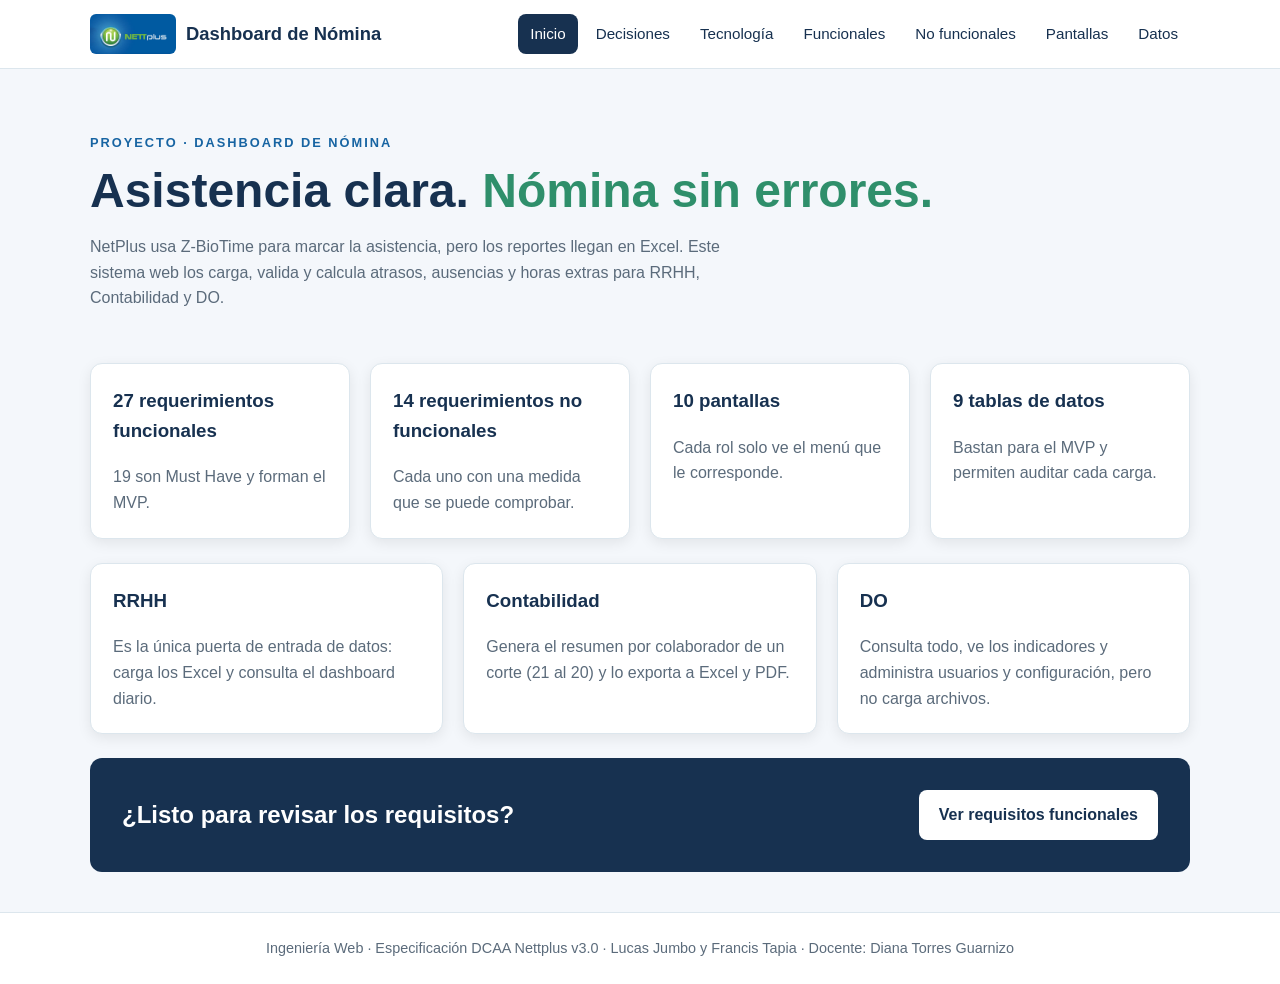
<file: index.html>
<!DOCTYPE html>
<html lang="es">
<head>
  <meta charset="UTF-8">
  <meta name="viewport" content="width=device-width, initial-scale=1.0">
  <title>Inicio | NetPlus</title>
  <link rel="stylesheet" href="css/estilos.css">
</head>
<body>
  <header class="encabezado">
    <div class="contenedor barra">
      <a class="marca" href="index.html"><img src="img/logo.jpeg" alt="Logo NetPlus"> Dashboard de Nómina</a>
      <nav><ul class="menu"><li><a href="index.html" class="activo">Inicio</a></li><li><a href="paginas/decisiones.html">Decisiones</a></li><li><a href="paginas/tecnologia.html">Tecnología</a></li><li><a href="paginas/funcionales.html">Funcionales</a></li><li><a href="paginas/nofuncionales.html">No funcionales</a></li><li><a href="paginas/pantallas.html">Pantallas</a></li><li><a href="paginas/datos.html">Datos</a></li></ul></nav>
    </div>
  </header>
  <main class="contenedor">
    <section class="portada">
      <span class="etiqueta">Proyecto · Dashboard de Nómina</span>
      <h1>Asistencia clara. <span>Nómina sin errores.</span></h1>
      <p>NetPlus usa Z-BioTime para marcar la asistencia, pero los reportes llegan en Excel. Este sistema web los carga, valida y calcula atrasos, ausencias y horas extras para RRHH, Contabilidad y DO.</p>
    </section>
    <div class="rejilla">
      <article class="tarjeta"><h3>27 requerimientos funcionales</h3><p>19 son Must Have y forman el MVP.</p></article>
      <article class="tarjeta"><h3>14 requerimientos no funcionales</h3><p>Cada uno con una medida que se puede comprobar.</p></article>
      <article class="tarjeta"><h3>10 pantallas</h3><p>Cada rol solo ve el menú que le corresponde.</p></article>
      <article class="tarjeta"><h3>9 tablas de datos</h3><p>Bastan para el MVP y permiten auditar cada carga.</p></article>
    </div>
    <div class="rejilla">
      <article class="tarjeta"><h3>RRHH</h3><p>Es la única puerta de entrada de datos: carga los Excel y consulta el dashboard diario.</p></article>
      <article class="tarjeta"><h3>Contabilidad</h3><p>Genera el resumen por colaborador de un corte (21 al 20) y lo exporta a Excel y PDF.</p></article>
      <article class="tarjeta"><h3>DO</h3><p>Consulta todo, ve los indicadores y administra usuarios y configuración, pero no carga archivos.</p></article>
    </div>
    <section class="cta"><h2>¿Listo para revisar los requisitos?</h2><a class="boton" href="paginas/funcionales.html">Ver requisitos funcionales</a></section>
  </main>
  <footer class="pie">Ingeniería Web · Especificación DCAA Nettplus v3.0 · Lucas Jumbo y Francis Tapia · Docente: Diana Torres Guarnizo</footer>
</body>
</html>
</file>
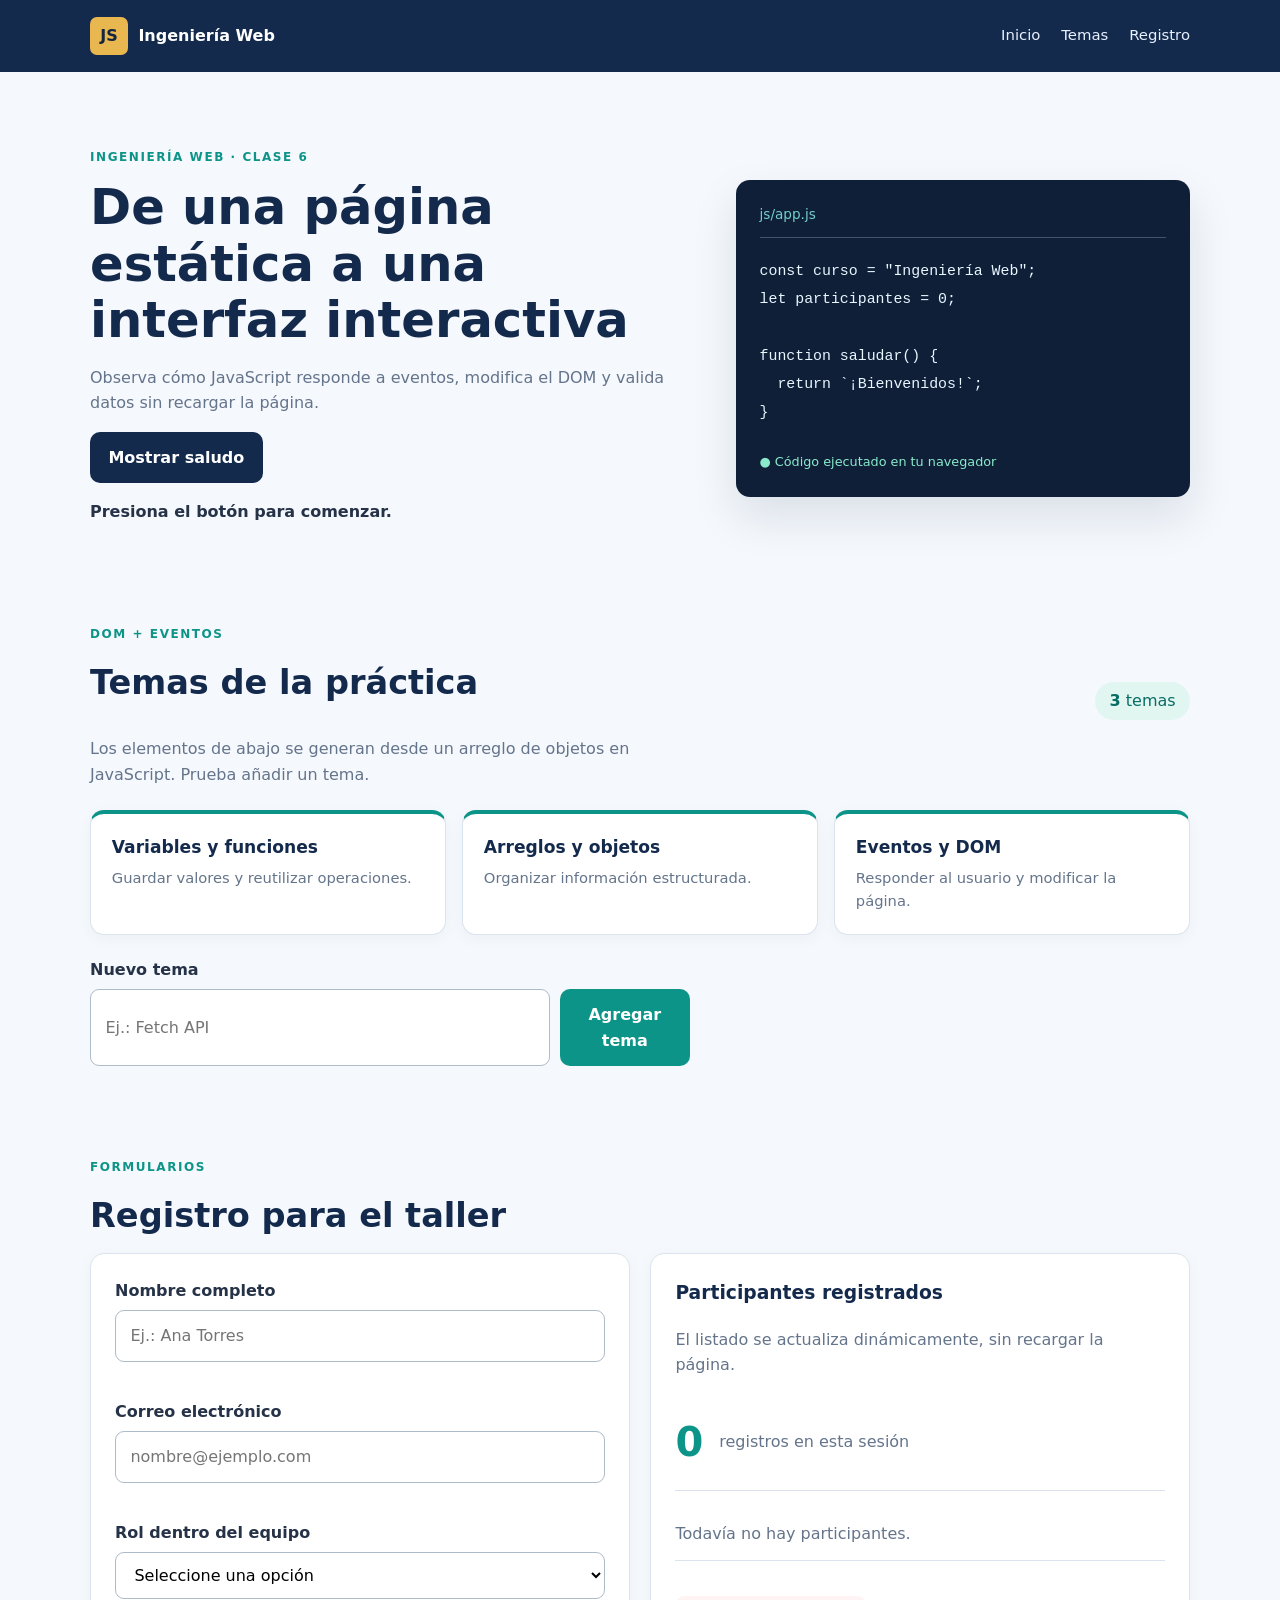
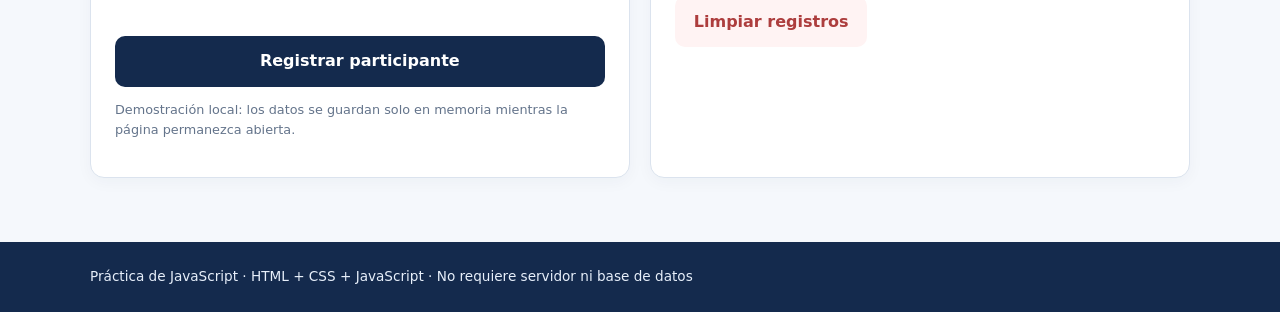
<file: retos/javaScript_dom/index.html>
<!DOCTYPE html>
<html lang="es">
<head>
  <meta charset="UTF-8">
  <meta name="viewport" content="width=device-width, initial-scale=1.0">
  <meta name="description" content="Practica de JavaScript">
  <title>Laboratorio JavaScript | Ingeniería Web</title>
  <link rel="stylesheet" href="css/estilos.css">
  <script src="js/app.js" defer></script>
</head>
<body>
  <header class="cabecera">
    <div class="contenedor cabecera-contenido">
      <div class="marca"><span class="marca-icono">JS</span><span>Ingeniería Web</span></div>
      <nav><a href="#bienvenida">Inicio</a><a href="#temas">Temas</a><a href="#registro">Registro</a></nav>
    </div>
  </header>
  <main class="contenedor">
    <section id="bienvenida" class="hero">
      <div>
        <p class="etiqueta">INGENIERÍA WEB · CLASE 6</p>
        <h1>De una página estática a una interfaz interactiva</h1>
        <p class="descripcion">Observa cómo JavaScript responde a eventos, modifica el DOM y valida datos sin recargar la página.</p>
        <button id="btn-saludo" class="boton boton-principal" type="button">Mostrar saludo</button>
        <p id="saludo" class="saludo">Presiona el botón para comenzar.</p></div>
      <aside class="panel-hero">
        <div class="codigo-titulo">js/app.js</div>
          <code>const curso = "Ingeniería Web";
            <br>let participantes = 0;
            <br>
            <br>
            function saludar() {
              <br>&nbsp; return `¡Bienvenidos!`;
              <br>
            }
          </code>
        <div class="punto-verde">● Código ejecutado en tu navegador</div></aside>
    </section>
    <section id="temas" class="bloque">
      <div class="encabezado">
        <div>
          <p class="etiqueta">DOM + EVENTOS</p>
          <h2>Temas de la práctica</h2>
        </div>
        <span class="contador">
          <strong id="total-temas">0</strong> temas</span>
      </div>
      <p class="descripcion">Los elementos de abajo se generan desde un arreglo de objetos en JavaScript. Prueba añadir un tema.</p>
      <div id="lista-temas" class="grid-temas" aria-live="polite">

      </div>
      <form id="form-tema" class="form-inline">
        <label for="nuevo-tema">Nuevo tema</label>
        <div class="fila">
          <input id="nuevo-tema" name="tema" type="text" maxlength="40" placeholder="Ej.: Fetch API" required>
          <button class="boton boton-secundario" type="submit">Agregar tema</button>
        </div>
        <small id="tema-mensaje" class="ayuda" aria-live="polite"></small>
      </form>
    </section>
    <section id="registro" class="bloque">
      <div class="encabezado"><div>
        <p class="etiqueta">FORMULARIOS</p>
        <h2>Registro para el taller</h2>
      </div>
    </div>
    <div class="dos-columnas">
      <form id="form-registro" class="tarjeta formulario" novalidate>
        <div class="campo">
          <label for="nombre">Nombre completo</label>
          <input id="nombre" name="nombre" type="text" autocomplete="name" placeholder="Ej.: Ana Torres" required minlength="5" maxlength="50">
          <small id="error-nombre" class="error" aria-live="polite"></small>
        </div><div class="campo">
          <label for="correo">Correo electrónico</label>
          <input id="correo" name="correo" type="email" autocomplete="email" placeholder="nombre@ejemplo.com" required>
          <small id="error-correo" class="error" aria-live="polite"></small>
        </div>
        <div class="campo">
          <label for="rol">Rol dentro del equipo</label>
          <select id="rol" name="rol" required>
            <option value="">Seleccione una opción</option>
            <option value="Frontend">Frontend</option>
            <option value="Backend">Backend</option>
            <option value="Diseño UX">Diseño UX</option></select>
            <small id="error-rol" class="error" aria-live="polite"></small>
          </div>
          <button type="submit" class="boton boton-principal ancho-completo">Registrar participante</button>
          <p class="nota">Demostración local: los datos se guardan solo en memoria mientras la página permanezca abierta.</p>
        </form>
        <aside class="tarjeta registro-panel">
          <h3>Participantes registrados</h3>
          <p class="descripcion">El listado se actualiza dinámicamente, sin recargar la página.</p>
          <div class="total-registros"><span id="total-participantes">0</span>
            <span>registros en esta sesión</span>
          </div>
          <ul id="lista-participantes" class="lista-participantes" aria-live="polite">
            <li class="vacio">Todavía no hay participantes.</li>
          </ul>
          <button id="btn-limpiar" type="button" class="boton boton-texto">Limpiar registros</button>
        </aside>
      </div>
    </section>
  </main>
  <footer class="pie">
    <div class="contenedor">Práctica de JavaScript · HTML + CSS + JavaScript · No requiere servidor ni base de datos</div>
  </footer>
</body>
</html>
</file>
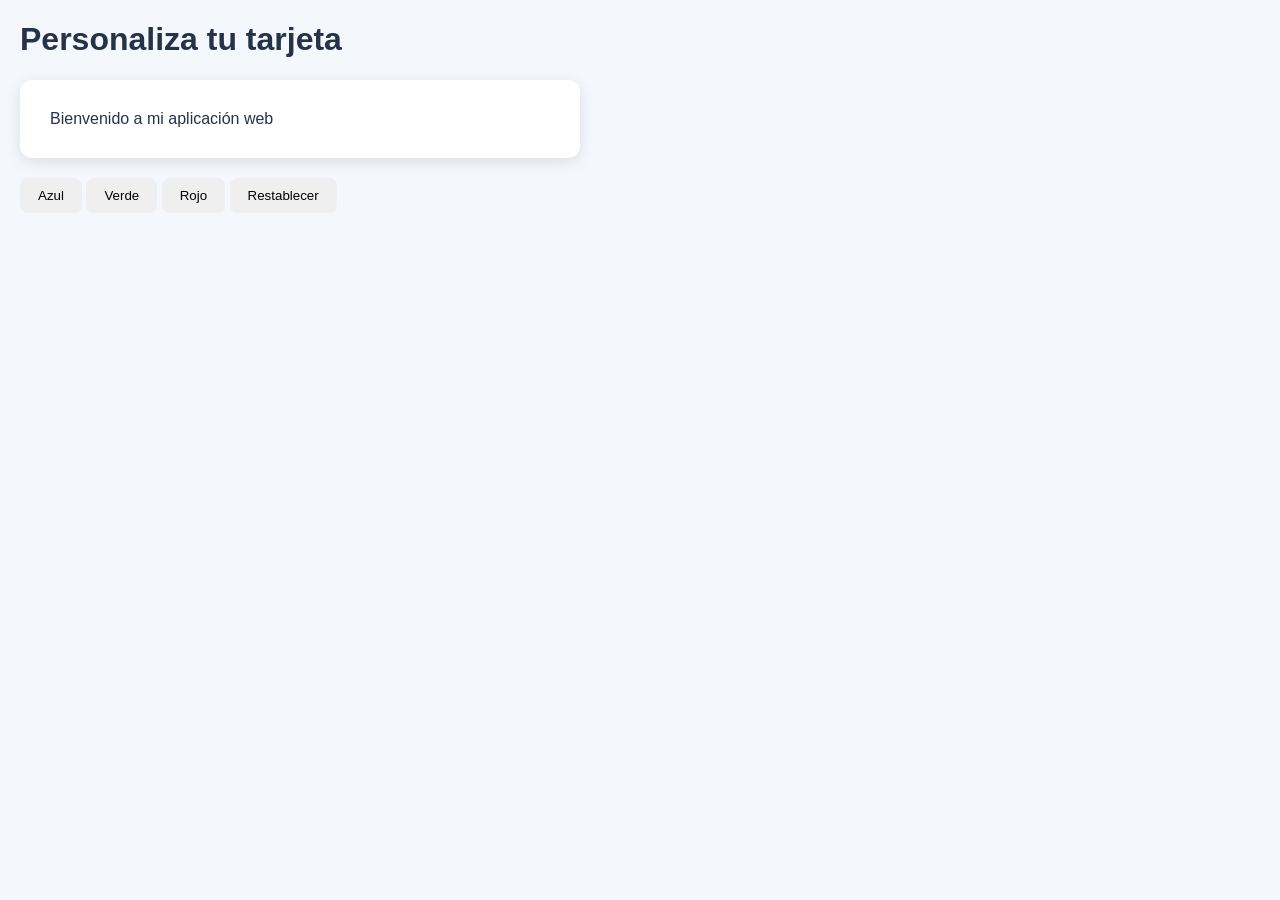
<file: ejemplo.html>
<!DOCTYPE html>
<html lang="es">
<head>
    <meta charset="UTF-8">
    <meta name="viewport" content="width=device-width, initial-scale=1.0">
    <title>Personaliza tu tarjeta</title>
    <link rel="stylesheet" href="css/estilos2.css">
</head>
<body>
    <h1>Personaliza tu tarjeta</h1>

    <div id="tarjeta">Bienvenido a mi aplicación web</div>

    <button id="azul">Azul</button>
    <button id="verde">Verde</button>
    <button id="rojo">Rojo</button>
    <button id="restablecer">Restablecer</button>

    <script src="js/app.js" defer></script>
</body>
</html>
</file>
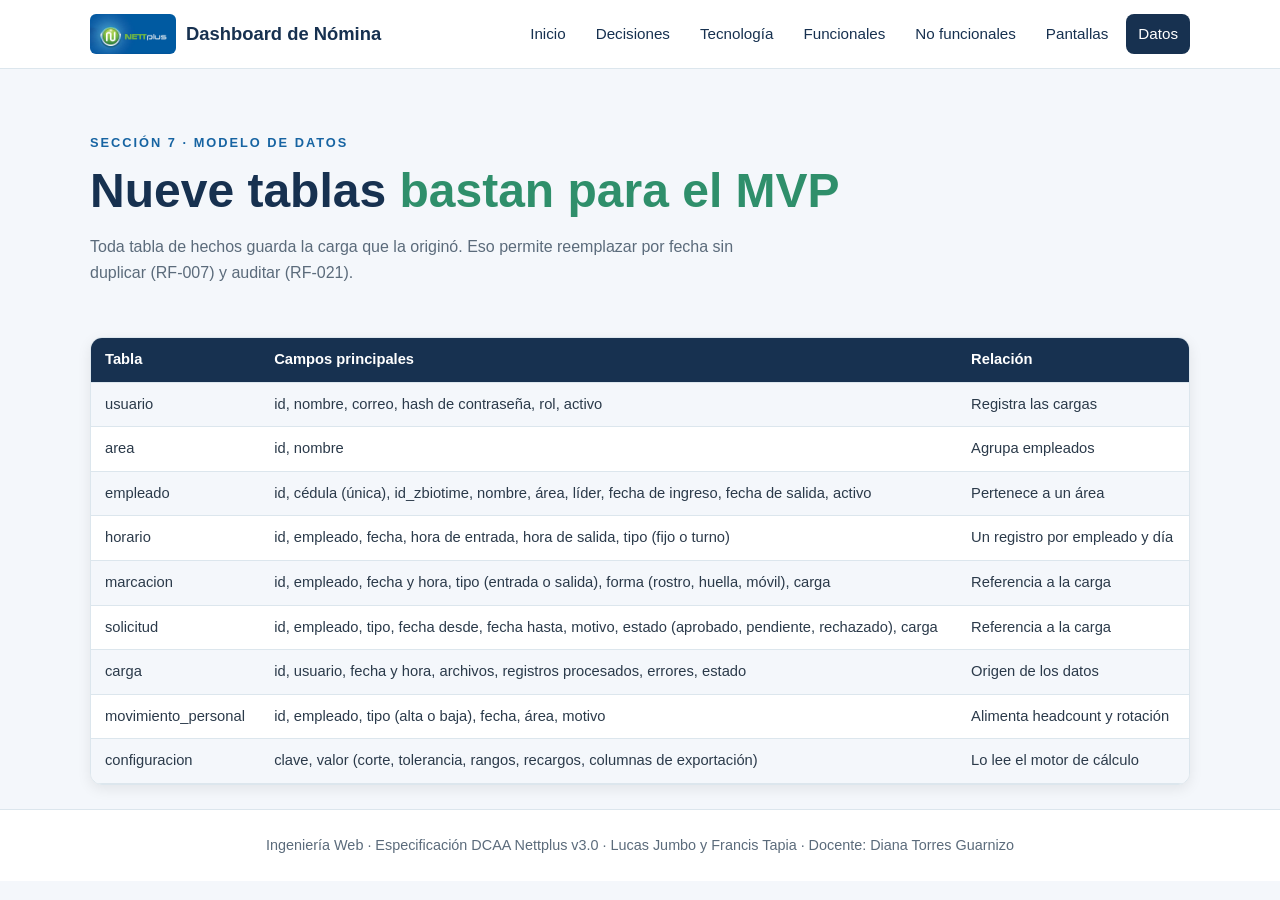
<file: paginas/datos.html>
<!DOCTYPE html>
<html lang="es">
<head>
  <meta charset="UTF-8">
  <meta name="viewport" content="width=device-width, initial-scale=1.0">
  <title>Modelo de datos | NetPlus</title>
  <link rel="stylesheet" href="../css/estilos.css">
</head>
<body>
  <header class="encabezado">
    <div class="contenedor barra">
        <a class="marca" href="../index.html"><img src="../img/logo.jpeg" alt="Logo NetPlus"> Dashboard de Nómina</a>
      <nav><ul class="menu"><li><a href="../index.html">Inicio</a></li><li><a href="decisiones.html">Decisiones</a></li><li><a href="tecnologia.html">Tecnología</a></li><li><a href="funcionales.html">Funcionales</a></li><li><a href="nofuncionales.html">No funcionales</a></li><li><a href="pantallas.html">Pantallas</a></li><li><a href="datos.html" class="activo">Datos</a></li></ul></nav>
    </div>
  </header>
  <main class="contenedor">
    <section class="portada">
      <span class="etiqueta">Sección 7 · Modelo de datos</span>
      <h1>Nueve tablas <span>bastan para el MVP</span></h1>
      <p>Toda tabla de hechos guarda la carga que la originó. Eso permite reemplazar por fecha sin duplicar (RF-007) y auditar (RF-021).</p>
    </section>
    <div class="tabla-caja">
      <table>
        <tr><th>Tabla</th><th>Campos principales</th><th>Relación</th></tr>
        <tr><td>usuario</td><td>id, nombre, correo, hash de contraseña, rol, activo</td><td>Registra las cargas</td></tr>
        <tr><td>area</td><td>id, nombre</td><td>Agrupa empleados</td></tr>
        <tr><td>empleado</td><td>id, cédula (única), id_zbiotime, nombre, área, líder, fecha de ingreso, fecha de salida, activo</td><td>Pertenece a un área</td></tr>
        <tr><td>horario</td><td>id, empleado, fecha, hora de entrada, hora de salida, tipo (fijo o turno)</td><td>Un registro por empleado y día</td></tr>
        <tr><td>marcacion</td><td>id, empleado, fecha y hora, tipo (entrada o salida), forma (rostro, huella, móvil), carga</td><td>Referencia a la carga</td></tr>
        <tr><td>solicitud</td><td>id, empleado, tipo, fecha desde, fecha hasta, motivo, estado (aprobado, pendiente, rechazado), carga</td><td>Referencia a la carga</td></tr>
        <tr><td>carga</td><td>id, usuario, fecha y hora, archivos, registros procesados, errores, estado</td><td>Origen de los datos</td></tr>
        <tr><td>movimiento_personal</td><td>id, empleado, tipo (alta o baja), fecha, área, motivo</td><td>Alimenta headcount y rotación</td></tr>
        <tr><td>configuracion</td><td>clave, valor (corte, tolerancia, rangos, recargos, columnas de exportación)</td><td>Lo lee el motor de cálculo</td></tr>
      </table>
    </div>
  </main>
  <footer class="pie">Ingeniería Web · Especificación DCAA Nettplus v3.0 · Lucas Jumbo y Francis Tapia · Docente: Diana Torres Guarnizo</footer>
</body>
</html>
</file>
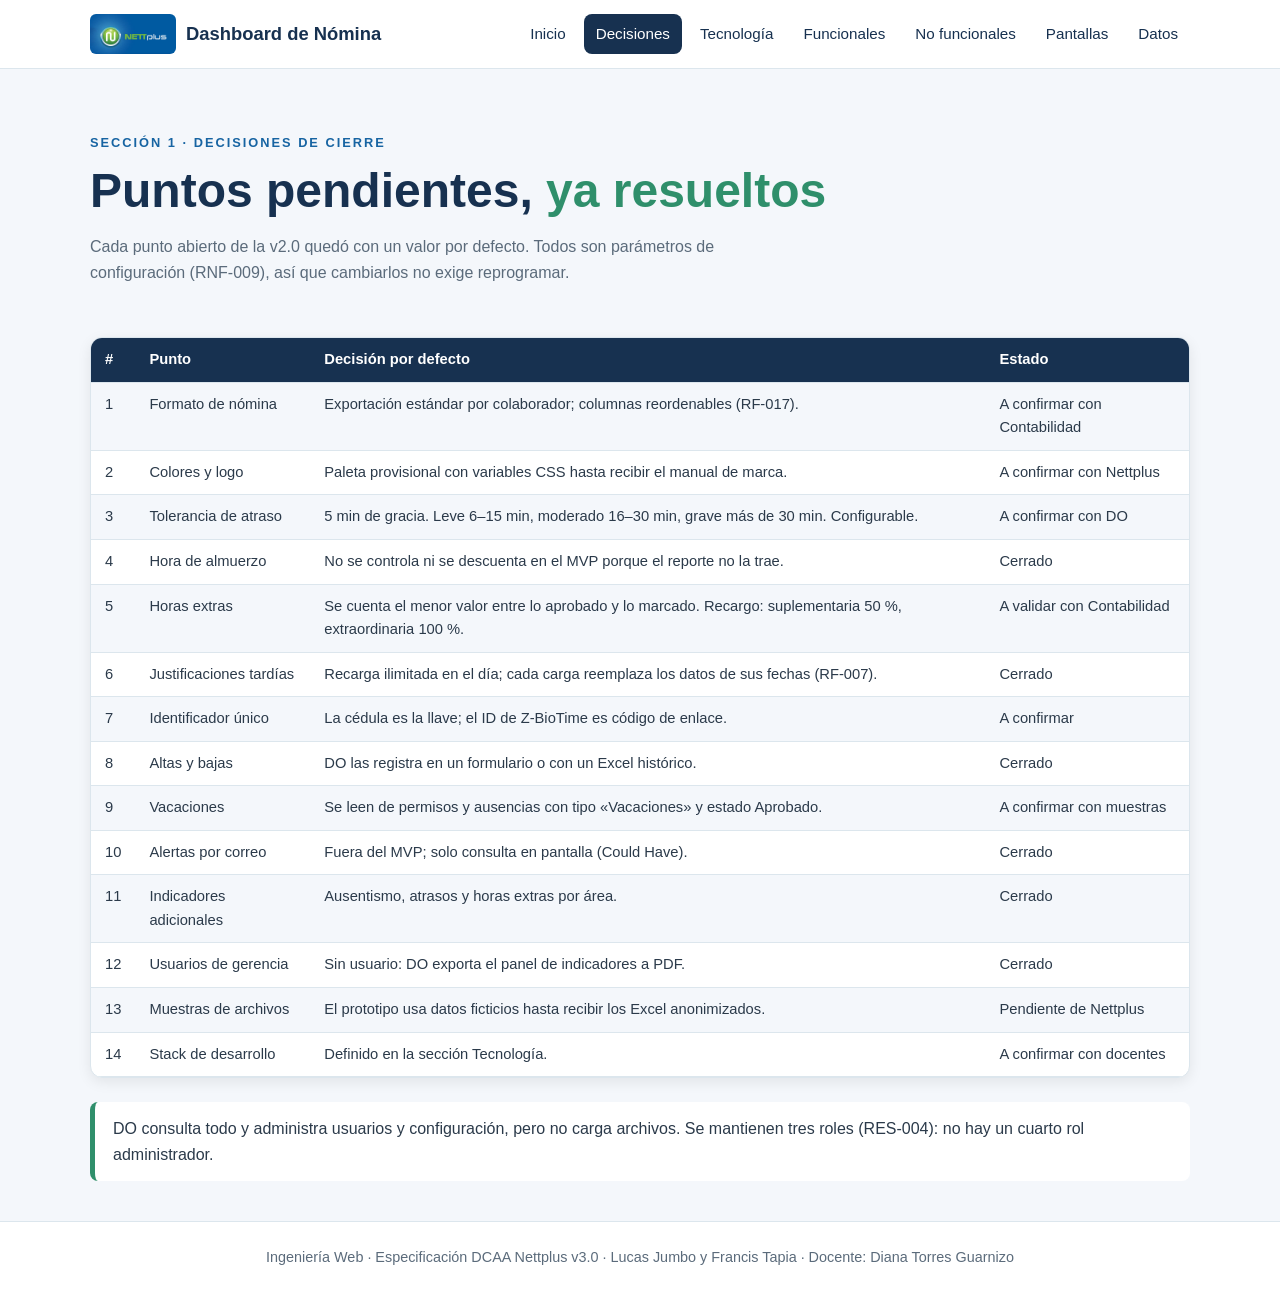
<file: paginas/decisiones.html>
<!DOCTYPE html>
<html lang="es">
<head>
  <meta charset="UTF-8">
  <meta name="viewport" content="width=device-width, initial-scale=1.0">
  <title>Decisiones | NetPlus</title>
  <link rel="stylesheet" href="../css/estilos.css">
</head>
<body>
  <header class="encabezado">
    <div class="contenedor barra">
        <a class="marca" href="../index.html"><img src="../img/logo.jpeg" alt="Logo NetPlus"> Dashboard de Nómina</a>
      <nav><ul class="menu"><li><a href="../index.html">Inicio</a></li><li><a href="decisiones.html" class="activo">Decisiones</a></li><li><a href="tecnologia.html">Tecnología</a></li><li><a href="funcionales.html">Funcionales</a></li><li><a href="nofuncionales.html">No funcionales</a></li><li><a href="pantallas.html">Pantallas</a></li><li><a href="datos.html">Datos</a></li></ul></nav>
    </div>
  </header>
  <main class="contenedor">
    <section class="portada">
      <span class="etiqueta">Sección 1 · Decisiones de cierre</span>
      <h1>Puntos pendientes, <span>ya resueltos</span></h1>
      <p>Cada punto abierto de la v2.0 quedó con un valor por defecto. Todos son parámetros de configuración (RNF-009), así que cambiarlos no exige reprogramar.</p>
    </section>
    <div class="tabla-caja">
      <table>
        <tr><th>#</th><th>Punto</th><th>Decisión por defecto</th><th>Estado</th></tr>
        <tr><td>1</td><td>Formato de nómina</td><td>Exportación estándar por colaborador; columnas reordenables (RF-017).</td><td>A confirmar con Contabilidad</td></tr>
        <tr><td>2</td><td>Colores y logo</td><td>Paleta provisional con variables CSS hasta recibir el manual de marca.</td><td>A confirmar con Nettplus</td></tr>
        <tr><td>3</td><td>Tolerancia de atraso</td><td>5 min de gracia. Leve 6–15 min, moderado 16–30 min, grave más de 30 min. Configurable.</td><td>A confirmar con DO</td></tr>
        <tr><td>4</td><td>Hora de almuerzo</td><td>No se controla ni se descuenta en el MVP porque el reporte no la trae.</td><td>Cerrado</td></tr>
        <tr><td>5</td><td>Horas extras</td><td>Se cuenta el menor valor entre lo aprobado y lo marcado. Recargo: suplementaria 50 %, extraordinaria 100 %.</td><td>A validar con Contabilidad</td></tr>
        <tr><td>6</td><td>Justificaciones tardías</td><td>Recarga ilimitada en el día; cada carga reemplaza los datos de sus fechas (RF-007).</td><td>Cerrado</td></tr>
        <tr><td>7</td><td>Identificador único</td><td>La cédula es la llave; el ID de Z-BioTime es código de enlace.</td><td>A confirmar</td></tr>
        <tr><td>8</td><td>Altas y bajas</td><td>DO las registra en un formulario o con un Excel histórico.</td><td>Cerrado</td></tr>
        <tr><td>9</td><td>Vacaciones</td><td>Se leen de permisos y ausencias con tipo «Vacaciones» y estado Aprobado.</td><td>A confirmar con muestras</td></tr>
        <tr><td>10</td><td>Alertas por correo</td><td>Fuera del MVP; solo consulta en pantalla (Could Have).</td><td>Cerrado</td></tr>
        <tr><td>11</td><td>Indicadores adicionales</td><td>Ausentismo, atrasos y horas extras por área.</td><td>Cerrado</td></tr>
        <tr><td>12</td><td>Usuarios de gerencia</td><td>Sin usuario: DO exporta el panel de indicadores a PDF.</td><td>Cerrado</td></tr>
        <tr><td>13</td><td>Muestras de archivos</td><td>El prototipo usa datos ficticios hasta recibir los Excel anonimizados.</td><td>Pendiente de Nettplus</td></tr>
        <tr><td>14</td><td>Stack de desarrollo</td><td>Definido en la sección Tecnología.</td><td>A confirmar con docentes</td></tr>
      </table>
    </div>
    <p class="aviso">DO consulta todo y administra usuarios y configuración, pero no carga archivos. Se mantienen tres roles (RES-004): no hay un cuarto rol administrador.</p>
  </main>
  <footer class="pie">Ingeniería Web · Especificación DCAA Nettplus v3.0 · Lucas Jumbo y Francis Tapia · Docente: Diana Torres Guarnizo</footer>
</body>
</html>
</file>
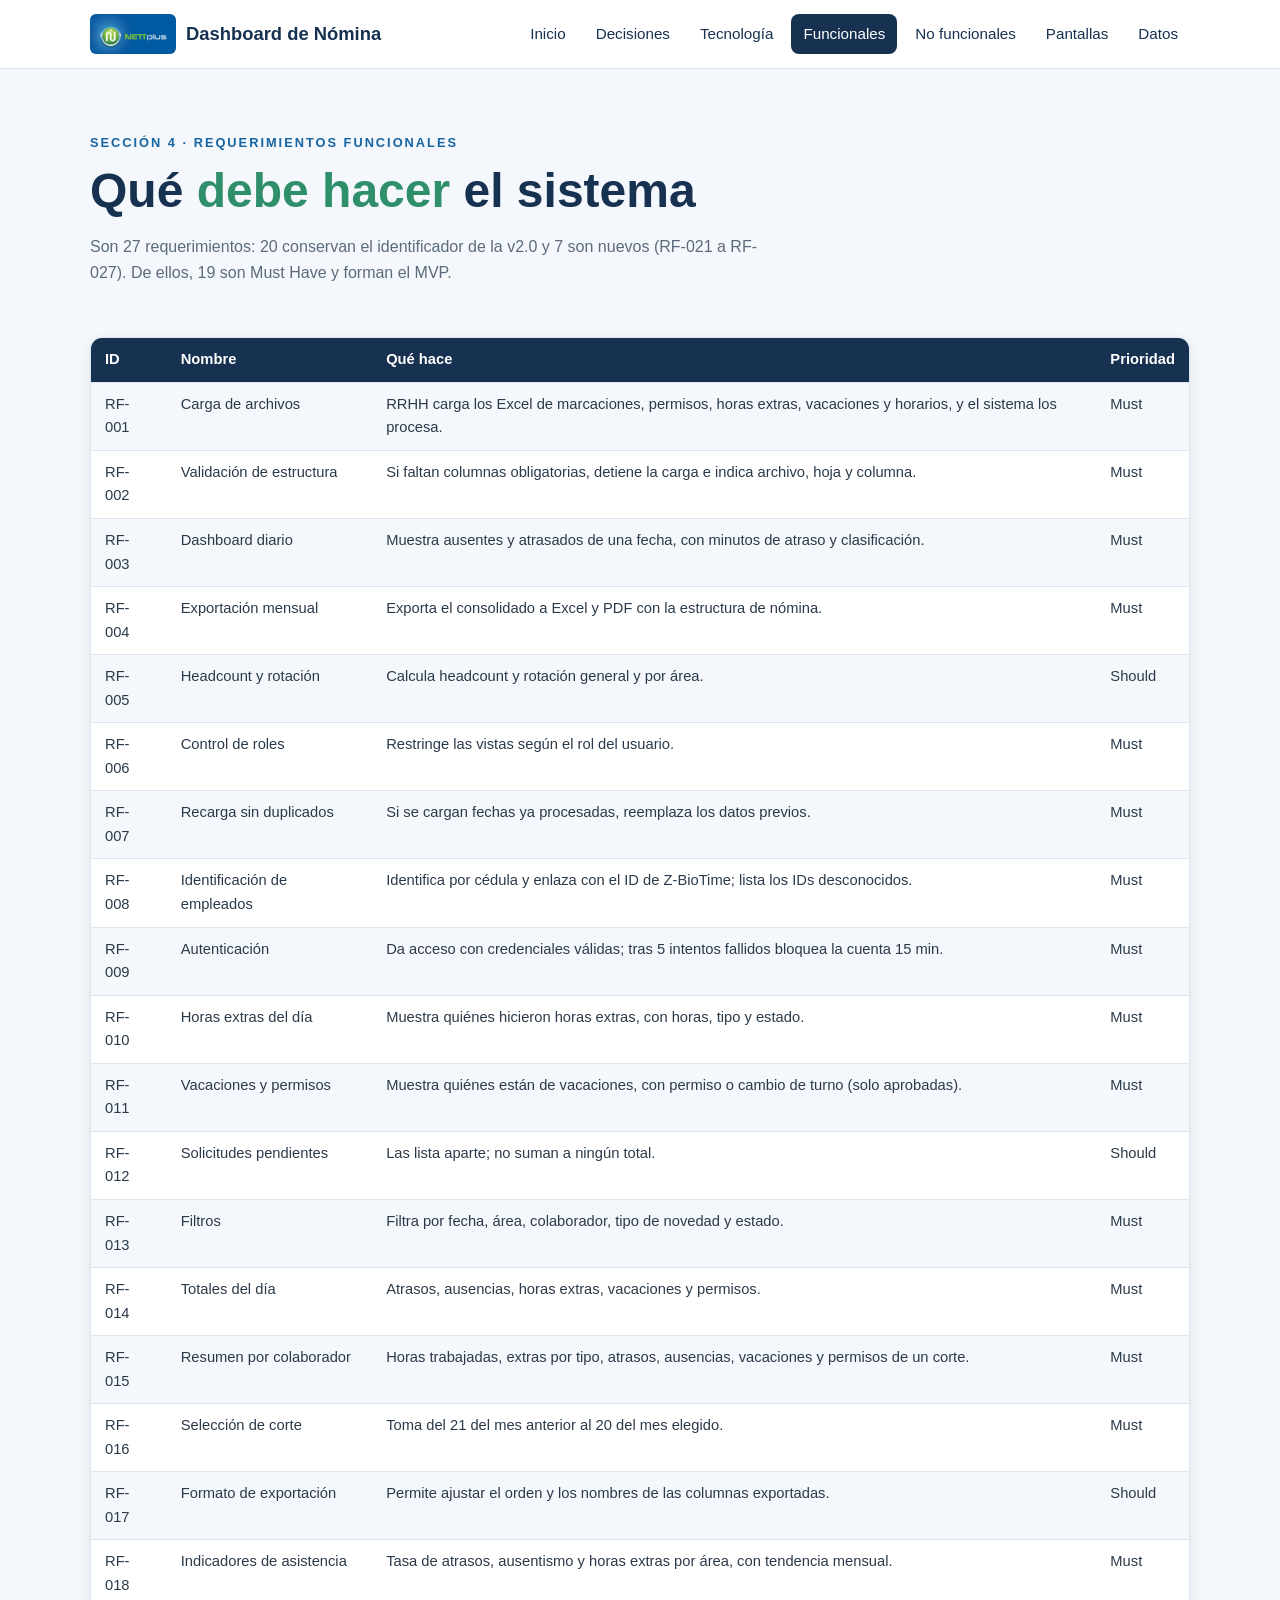
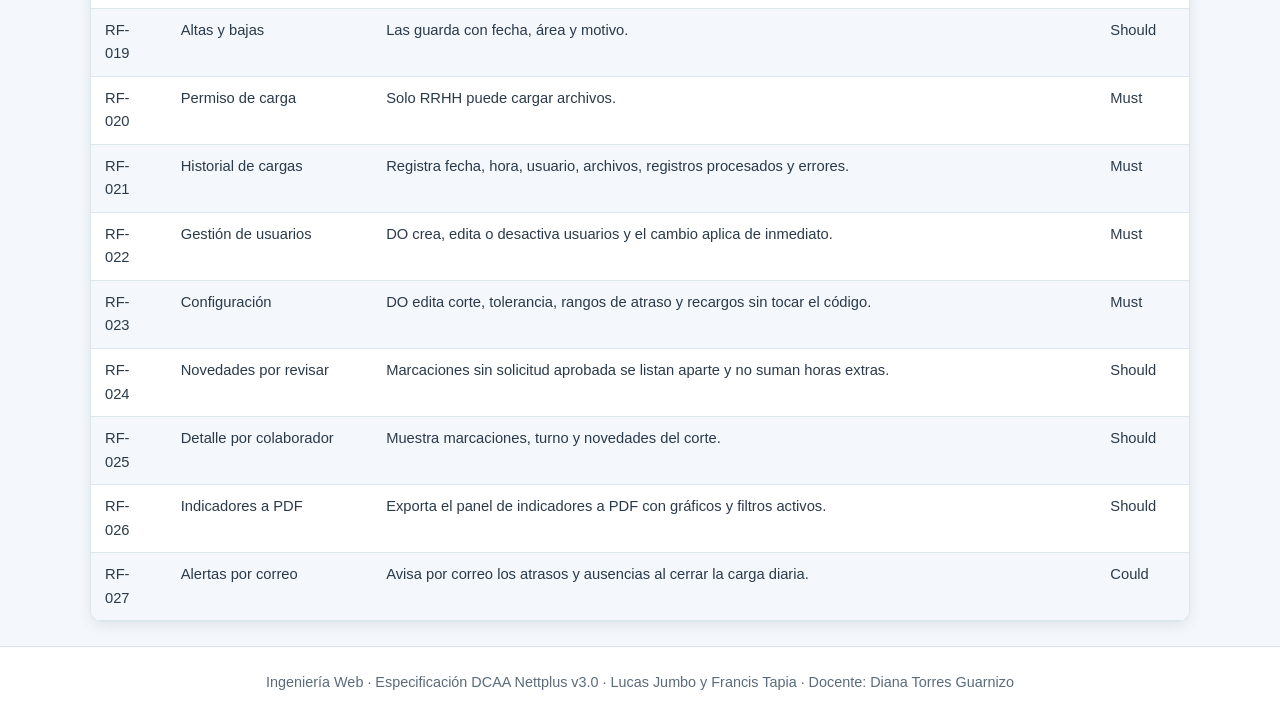
<file: paginas/funcionales.html>
<!DOCTYPE html>
<html lang="es">
<head>
  <meta charset="UTF-8">
  <meta name="viewport" content="width=device-width, initial-scale=1.0">
  <title>Requisitos funcionales | NetPlus</title>
  <link rel="stylesheet" href="../css/estilos.css">
</head>
<body>
  <header class="encabezado">
    <div class="contenedor barra">
        <a class="marca" href="../index.html"><img src="../img/logo.jpeg" alt="Logo NetPlus"> Dashboard de Nómina</a>
      <nav><ul class="menu"><li><a href="../index.html">Inicio</a></li><li><a href="decisiones.html">Decisiones</a></li><li><a href="tecnologia.html">Tecnología</a></li><li><a href="funcionales.html" class="activo">Funcionales</a></li><li><a href="nofuncionales.html">No funcionales</a></li><li><a href="pantallas.html">Pantallas</a></li><li><a href="datos.html">Datos</a></li></ul></nav>
    </div>
  </header>
  <main class="contenedor">
    <section class="portada">
      <span class="etiqueta">Sección 4 · Requerimientos funcionales</span>
      <h1>Qué <span>debe hacer</span> el sistema</h1>
      <p>Son 27 requerimientos: 20 conservan el identificador de la v2.0 y 7 son nuevos (RF-021 a RF-027). De ellos, 19 son Must Have y forman el MVP.</p>
    </section>
    <div class="tabla-caja">
      <table>
        <tr><th>ID</th><th>Nombre</th><th>Qué hace</th><th>Prioridad</th></tr>
        <tr><td>RF-001</td><td>Carga de archivos</td><td>RRHH carga los Excel de marcaciones, permisos, horas extras, vacaciones y horarios, y el sistema los procesa.</td><td>Must</td></tr>
        <tr><td>RF-002</td><td>Validación de estructura</td><td>Si faltan columnas obligatorias, detiene la carga e indica archivo, hoja y columna.</td><td>Must</td></tr>
        <tr><td>RF-003</td><td>Dashboard diario</td><td>Muestra ausentes y atrasados de una fecha, con minutos de atraso y clasificación.</td><td>Must</td></tr>
        <tr><td>RF-004</td><td>Exportación mensual</td><td>Exporta el consolidado a Excel y PDF con la estructura de nómina.</td><td>Must</td></tr>
        <tr><td>RF-005</td><td>Headcount y rotación</td><td>Calcula headcount y rotación general y por área.</td><td>Should</td></tr>
        <tr><td>RF-006</td><td>Control de roles</td><td>Restringe las vistas según el rol del usuario.</td><td>Must</td></tr>
        <tr><td>RF-007</td><td>Recarga sin duplicados</td><td>Si se cargan fechas ya procesadas, reemplaza los datos previos.</td><td>Must</td></tr>
        <tr><td>RF-008</td><td>Identificación de empleados</td><td>Identifica por cédula y enlaza con el ID de Z-BioTime; lista los IDs desconocidos.</td><td>Must</td></tr>
        <tr><td>RF-009</td><td>Autenticación</td><td>Da acceso con credenciales válidas; tras 5 intentos fallidos bloquea la cuenta 15 min.</td><td>Must</td></tr>
        <tr><td>RF-010</td><td>Horas extras del día</td><td>Muestra quiénes hicieron horas extras, con horas, tipo y estado.</td><td>Must</td></tr>
        <tr><td>RF-011</td><td>Vacaciones y permisos</td><td>Muestra quiénes están de vacaciones, con permiso o cambio de turno (solo aprobadas).</td><td>Must</td></tr>
        <tr><td>RF-012</td><td>Solicitudes pendientes</td><td>Las lista aparte; no suman a ningún total.</td><td>Should</td></tr>
        <tr><td>RF-013</td><td>Filtros</td><td>Filtra por fecha, área, colaborador, tipo de novedad y estado.</td><td>Must</td></tr>
        <tr><td>RF-014</td><td>Totales del día</td><td>Atrasos, ausencias, horas extras, vacaciones y permisos.</td><td>Must</td></tr>
        <tr><td>RF-015</td><td>Resumen por colaborador</td><td>Horas trabajadas, extras por tipo, atrasos, ausencias, vacaciones y permisos de un corte.</td><td>Must</td></tr>
        <tr><td>RF-016</td><td>Selección de corte</td><td>Toma del 21 del mes anterior al 20 del mes elegido.</td><td>Must</td></tr>
        <tr><td>RF-017</td><td>Formato de exportación</td><td>Permite ajustar el orden y los nombres de las columnas exportadas.</td><td>Should</td></tr>
        <tr><td>RF-018</td><td>Indicadores de asistencia</td><td>Tasa de atrasos, ausentismo y horas extras por área, con tendencia mensual.</td><td>Must</td></tr>
        <tr><td>RF-019</td><td>Altas y bajas</td><td>Las guarda con fecha, área y motivo.</td><td>Should</td></tr>
        <tr><td>RF-020</td><td>Permiso de carga</td><td>Solo RRHH puede cargar archivos.</td><td>Must</td></tr>
        <tr><td>RF-021</td><td>Historial de cargas</td><td>Registra fecha, hora, usuario, archivos, registros procesados y errores.</td><td>Must</td></tr>
        <tr><td>RF-022</td><td>Gestión de usuarios</td><td>DO crea, edita o desactiva usuarios y el cambio aplica de inmediato.</td><td>Must</td></tr>
        <tr><td>RF-023</td><td>Configuración</td><td>DO edita corte, tolerancia, rangos de atraso y recargos sin tocar el código.</td><td>Must</td></tr>
        <tr><td>RF-024</td><td>Novedades por revisar</td><td>Marcaciones sin solicitud aprobada se listan aparte y no suman horas extras.</td><td>Should</td></tr>
        <tr><td>RF-025</td><td>Detalle por colaborador</td><td>Muestra marcaciones, turno y novedades del corte.</td><td>Should</td></tr>
        <tr><td>RF-026</td><td>Indicadores a PDF</td><td>Exporta el panel de indicadores a PDF con gráficos y filtros activos.</td><td>Should</td></tr>
        <tr><td>RF-027</td><td>Alertas por correo</td><td>Avisa por correo los atrasos y ausencias al cerrar la carga diaria.</td><td>Could</td></tr>
      </table>
    </div>
  </main>
  <footer class="pie">Ingeniería Web · Especificación DCAA Nettplus v3.0 · Lucas Jumbo y Francis Tapia · Docente: Diana Torres Guarnizo</footer>
</body>
</html>
</file>
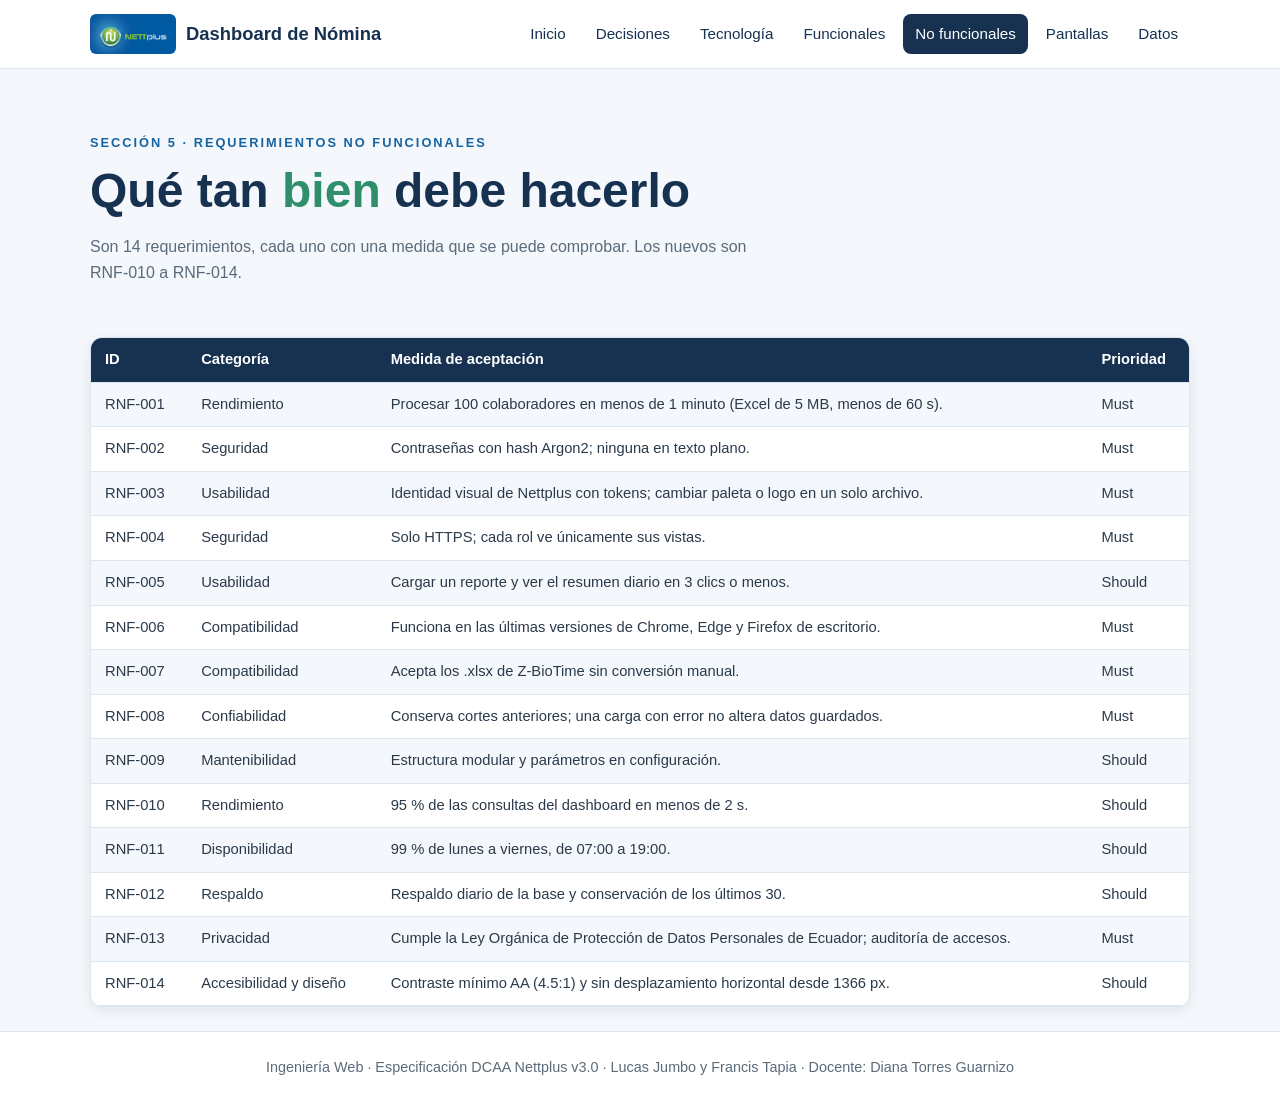
<file: paginas/nofuncionales.html>
<!DOCTYPE html>
<html lang="es">
<head>
  <meta charset="UTF-8">
  <meta name="viewport" content="width=device-width, initial-scale=1.0">
  <title>Requisitos no funcionales | NetPlus</title>
  <link rel="stylesheet" href="../css/estilos.css">
</head>
<body>
  <header class="encabezado">
    <div class="contenedor barra">
      <a class="marca" href="../index.html"><img src="../img/logo.jpeg" alt="Logo NetPlus"> Dashboard de Nómina</a>
      <nav><ul class="menu"><li><a href="../index.html">Inicio</a></li><li><a href="decisiones.html">Decisiones</a></li><li><a href="tecnologia.html">Tecnología</a></li><li><a href="funcionales.html">Funcionales</a></li><li><a href="nofuncionales.html" class="activo">No funcionales</a></li><li><a href="pantallas.html">Pantallas</a></li><li><a href="datos.html">Datos</a></li></ul></nav>
    </div>
  </header>
  <main class="contenedor">
    <section class="portada">
      <span class="etiqueta">Sección 5 · Requerimientos no funcionales</span>
      <h1>Qué tan <span>bien</span> debe hacerlo</h1>
      <p>Son 14 requerimientos, cada uno con una medida que se puede comprobar. Los nuevos son RNF-010 a RNF-014.</p>
    </section>
    <div class="tabla-caja">
      <table>
        <tr><th>ID</th><th>Categoría</th><th>Medida de aceptación</th><th>Prioridad</th></tr>
        <tr><td>RNF-001</td><td>Rendimiento</td><td>Procesar 100 colaboradores en menos de 1 minuto (Excel de 5 MB, menos de 60 s).</td><td>Must</td></tr>
        <tr><td>RNF-002</td><td>Seguridad</td><td>Contraseñas con hash Argon2; ninguna en texto plano.</td><td>Must</td></tr>
        <tr><td>RNF-003</td><td>Usabilidad</td><td>Identidad visual de Nettplus con tokens; cambiar paleta o logo en un solo archivo.</td><td>Must</td></tr>
        <tr><td>RNF-004</td><td>Seguridad</td><td>Solo HTTPS; cada rol ve únicamente sus vistas.</td><td>Must</td></tr>
        <tr><td>RNF-005</td><td>Usabilidad</td><td>Cargar un reporte y ver el resumen diario en 3 clics o menos.</td><td>Should</td></tr>
        <tr><td>RNF-006</td><td>Compatibilidad</td><td>Funciona en las últimas versiones de Chrome, Edge y Firefox de escritorio.</td><td>Must</td></tr>
        <tr><td>RNF-007</td><td>Compatibilidad</td><td>Acepta los .xlsx de Z-BioTime sin conversión manual.</td><td>Must</td></tr>
        <tr><td>RNF-008</td><td>Confiabilidad</td><td>Conserva cortes anteriores; una carga con error no altera datos guardados.</td><td>Must</td></tr>
        <tr><td>RNF-009</td><td>Mantenibilidad</td><td>Estructura modular y parámetros en configuración.</td><td>Should</td></tr>
        <tr><td>RNF-010</td><td>Rendimiento</td><td>95 % de las consultas del dashboard en menos de 2 s.</td><td>Should</td></tr>
        <tr><td>RNF-011</td><td>Disponibilidad</td><td>99 % de lunes a viernes, de 07:00 a 19:00.</td><td>Should</td></tr>
        <tr><td>RNF-012</td><td>Respaldo</td><td>Respaldo diario de la base y conservación de los últimos 30.</td><td>Should</td></tr>
        <tr><td>RNF-013</td><td>Privacidad</td><td>Cumple la Ley Orgánica de Protección de Datos Personales de Ecuador; auditoría de accesos.</td><td>Must</td></tr>
        <tr><td>RNF-014</td><td>Accesibilidad y diseño</td><td>Contraste mínimo AA (4.5:1) y sin desplazamiento horizontal desde 1366 px.</td><td>Should</td></tr>
      </table>
    </div>
  </main>
  <footer class="pie">Ingeniería Web · Especificación DCAA Nettplus v3.0 · Lucas Jumbo y Francis Tapia · Docente: Diana Torres Guarnizo</footer>
</body>
</html>
</file>
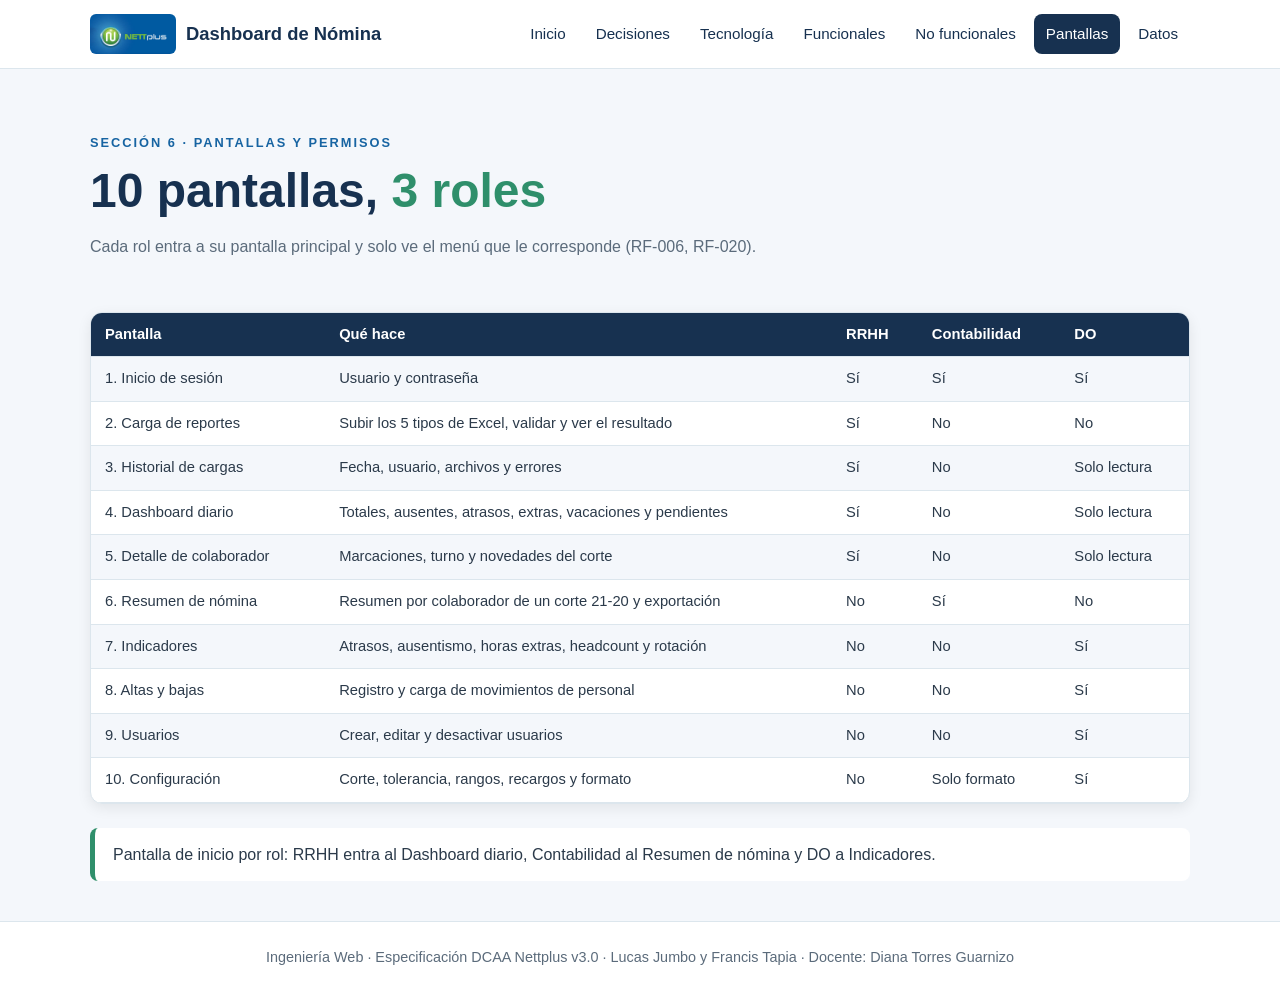
<file: paginas/pantallas.html>
<!DOCTYPE html>
<html lang="es">
<head>
  <meta charset="UTF-8">
  <meta name="viewport" content="width=device-width, initial-scale=1.0">
  <title>Pantallas | NetPlus</title>
  <link rel="stylesheet" href="../css/estilos.css">
</head>
<body>
  <header class="encabezado">
    <div class="contenedor barra">
        <a class="marca" href="../index.html"><img src="../img/logo.jpeg" alt="Logo NetPlus"> Dashboard de Nómina</a>
      <nav><ul class="menu"><li><a href="../index.html">Inicio</a></li><li><a href="decisiones.html">Decisiones</a></li><li><a href="tecnologia.html">Tecnología</a></li><li><a href="funcionales.html">Funcionales</a></li><li><a href="nofuncionales.html">No funcionales</a></li><li><a href="pantallas.html" class="activo">Pantallas</a></li><li><a href="datos.html">Datos</a></li></ul></nav>
    </div>
  </header>
  <main class="contenedor">
    <section class="portada">
      <span class="etiqueta">Sección 6 · Pantallas y permisos</span>
      <h1>10 pantallas, <span>3 roles</span></h1>
      <p>Cada rol entra a su pantalla principal y solo ve el menú que le corresponde (RF-006, RF-020).</p>
    </section>
    <div class="tabla-caja">
      <table>
        <tr><th>Pantalla</th><th>Qué hace</th><th>RRHH</th><th>Contabilidad</th><th>DO</th></tr>
        <tr><td>1. Inicio de sesión</td><td>Usuario y contraseña</td><td>Sí</td><td>Sí</td><td>Sí</td></tr>
        <tr><td>2. Carga de reportes</td><td>Subir los 5 tipos de Excel, validar y ver el resultado</td><td>Sí</td><td>No</td><td>No</td></tr>
        <tr><td>3. Historial de cargas</td><td>Fecha, usuario, archivos y errores</td><td>Sí</td><td>No</td><td>Solo lectura</td></tr>
        <tr><td>4. Dashboard diario</td><td>Totales, ausentes, atrasos, extras, vacaciones y pendientes</td><td>Sí</td><td>No</td><td>Solo lectura</td></tr>
        <tr><td>5. Detalle de colaborador</td><td>Marcaciones, turno y novedades del corte</td><td>Sí</td><td>No</td><td>Solo lectura</td></tr>
        <tr><td>6. Resumen de nómina</td><td>Resumen por colaborador de un corte 21-20 y exportación</td><td>No</td><td>Sí</td><td>No</td></tr>
        <tr><td>7. Indicadores</td><td>Atrasos, ausentismo, horas extras, headcount y rotación</td><td>No</td><td>No</td><td>Sí</td></tr>
        <tr><td>8. Altas y bajas</td><td>Registro y carga de movimientos de personal</td><td>No</td><td>No</td><td>Sí</td></tr>
        <tr><td>9. Usuarios</td><td>Crear, editar y desactivar usuarios</td><td>No</td><td>No</td><td>Sí</td></tr>
        <tr><td>10. Configuración</td><td>Corte, tolerancia, rangos, recargos y formato</td><td>No</td><td>Solo formato</td><td>Sí</td></tr>
      </table>
    </div>
    <p class="aviso">Pantalla de inicio por rol: RRHH entra al Dashboard diario, Contabilidad al Resumen de nómina y DO a Indicadores.</p>
  </main>
  <footer class="pie">Ingeniería Web · Especificación DCAA Nettplus v3.0 · Lucas Jumbo y Francis Tapia · Docente: Diana Torres Guarnizo</footer>
</body>
</html>
</file>
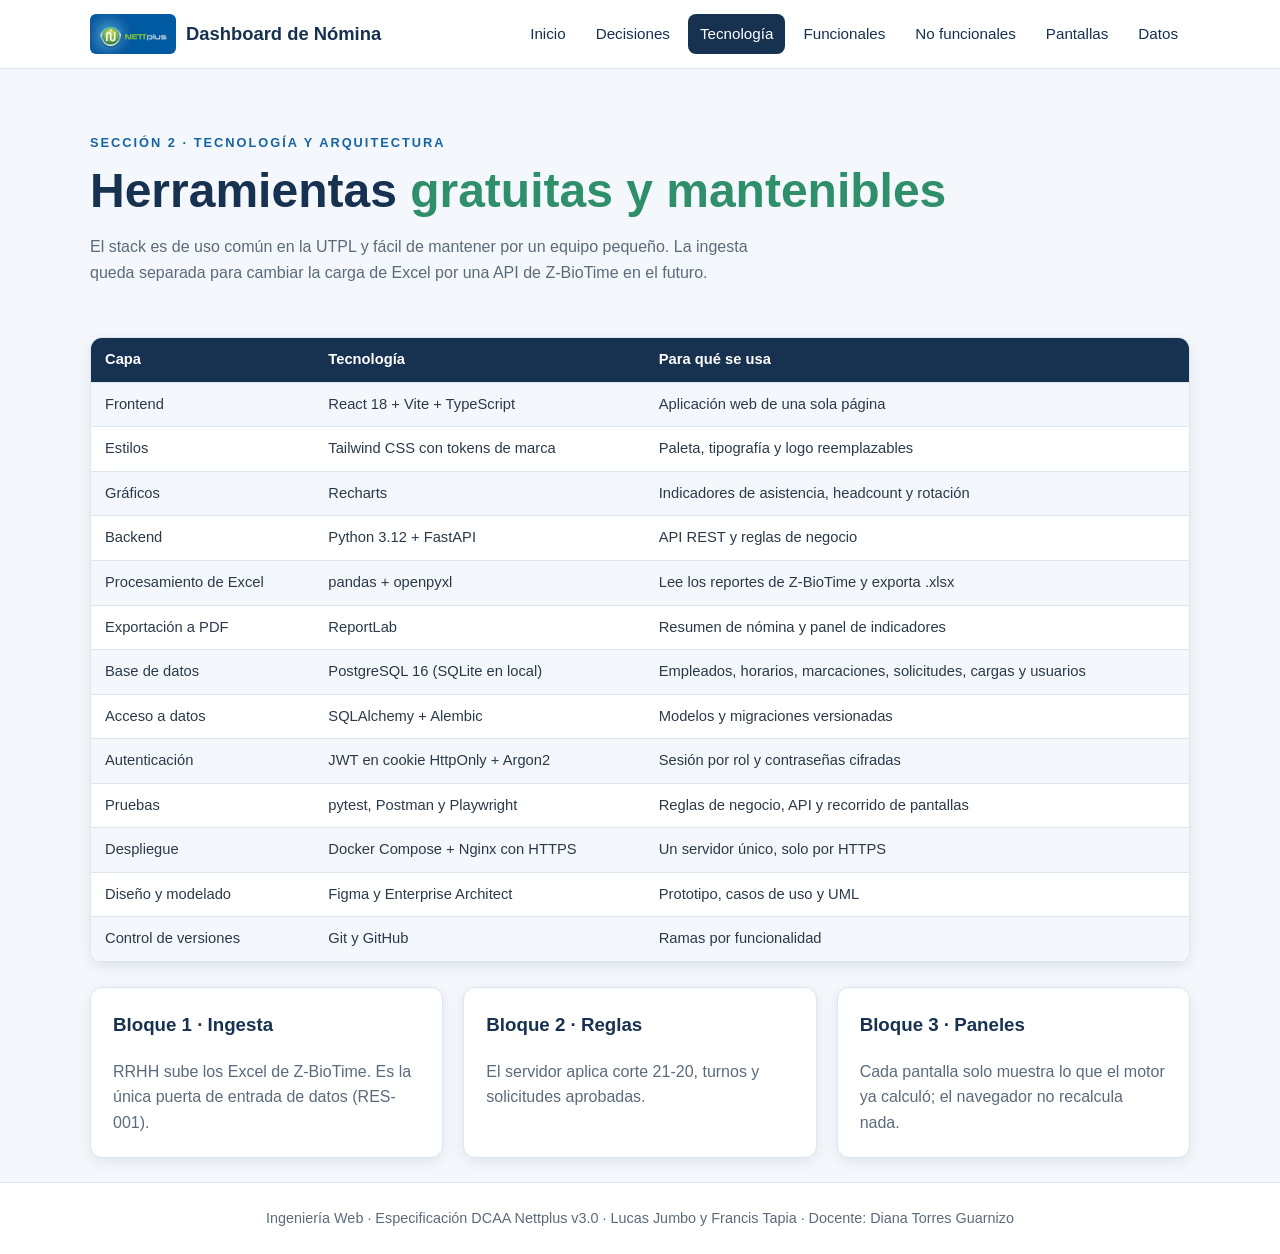
<file: paginas/tecnologia.html>
<!DOCTYPE html>
<html lang="es">
<head>
  <meta charset="UTF-8">
  <meta name="viewport" content="width=device-width, initial-scale=1.0">
  <title>Tecnología | NetPlus</title>
  <link rel="stylesheet" href="../css/estilos.css">
</head>
<body>
  <header class="encabezado">
    <div class="contenedor barra">
      <a class="marca" href="../index.html"><img src="../img/logo.jpeg" alt="Logo NetPlus"> Dashboard de Nómina</a>
      <nav><ul class="menu"><li><a href="../index.html">Inicio</a></li><li><a href="decisiones.html">Decisiones</a></li><li><a href="tecnologia.html" class="activo">Tecnología</a></li><li><a href="funcionales.html">Funcionales</a></li><li><a href="nofuncionales.html">No funcionales</a></li><li><a href="pantallas.html">Pantallas</a></li><li><a href="datos.html">Datos</a></li></ul></nav>
    </div>
  </header>
  <main class="contenedor">
    <section class="portada">
      <span class="etiqueta">Sección 2 · Tecnología y arquitectura</span>
      <h1>Herramientas <span>gratuitas y mantenibles</span></h1>
      <p>El stack es de uso común en la UTPL y fácil de mantener por un equipo pequeño. La ingesta queda separada para cambiar la carga de Excel por una API de Z-BioTime en el futuro.</p>
    </section>
    <div class="tabla-caja">
      <table>
        <tr><th>Capa</th><th>Tecnología</th><th>Para qué se usa</th></tr>
        <tr><td>Frontend</td><td>React 18 + Vite + TypeScript</td><td>Aplicación web de una sola página</td></tr>
        <tr><td>Estilos</td><td>Tailwind CSS con tokens de marca</td><td>Paleta, tipografía y logo reemplazables</td></tr>
        <tr><td>Gráficos</td><td>Recharts</td><td>Indicadores de asistencia, headcount y rotación</td></tr>
        <tr><td>Backend</td><td>Python 3.12 + FastAPI</td><td>API REST y reglas de negocio</td></tr>
        <tr><td>Procesamiento de Excel</td><td>pandas + openpyxl</td><td>Lee los reportes de Z-BioTime y exporta .xlsx</td></tr>
        <tr><td>Exportación a PDF</td><td>ReportLab</td><td>Resumen de nómina y panel de indicadores</td></tr>
        <tr><td>Base de datos</td><td>PostgreSQL 16 (SQLite en local)</td><td>Empleados, horarios, marcaciones, solicitudes, cargas y usuarios</td></tr>
        <tr><td>Acceso a datos</td><td>SQLAlchemy + Alembic</td><td>Modelos y migraciones versionadas</td></tr>
        <tr><td>Autenticación</td><td>JWT en cookie HttpOnly + Argon2</td><td>Sesión por rol y contraseñas cifradas</td></tr>
        <tr><td>Pruebas</td><td>pytest, Postman y Playwright</td><td>Reglas de negocio, API y recorrido de pantallas</td></tr>
        <tr><td>Despliegue</td><td>Docker Compose + Nginx con HTTPS</td><td>Un servidor único, solo por HTTPS</td></tr>
        <tr><td>Diseño y modelado</td><td>Figma y Enterprise Architect</td><td>Prototipo, casos de uso y UML</td></tr>
        <tr><td>Control de versiones</td><td>Git y GitHub</td><td>Ramas por funcionalidad</td></tr>
      </table>
    </div>
    <div class="rejilla">
      <article class="tarjeta"><h3>Bloque 1 · Ingesta</h3><p>RRHH sube los Excel de Z-BioTime. Es la única puerta de entrada de datos (RES-001).</p></article>
      <article class="tarjeta"><h3>Bloque 2 · Reglas</h3><p>El servidor aplica corte 21-20, turnos y solicitudes aprobadas.</p></article>
      <article class="tarjeta"><h3>Bloque 3 · Paneles</h3><p>Cada pantalla solo muestra lo que el motor ya calculó; el navegador no recalcula nada.</p></article>
    </div>
  </main>
  <footer class="pie">Ingeniería Web · Especificación DCAA Nettplus v3.0 · Lucas Jumbo y Francis Tapia · Docente: Diana Torres Guarnizo</footer>
</body>
</html>
</file>
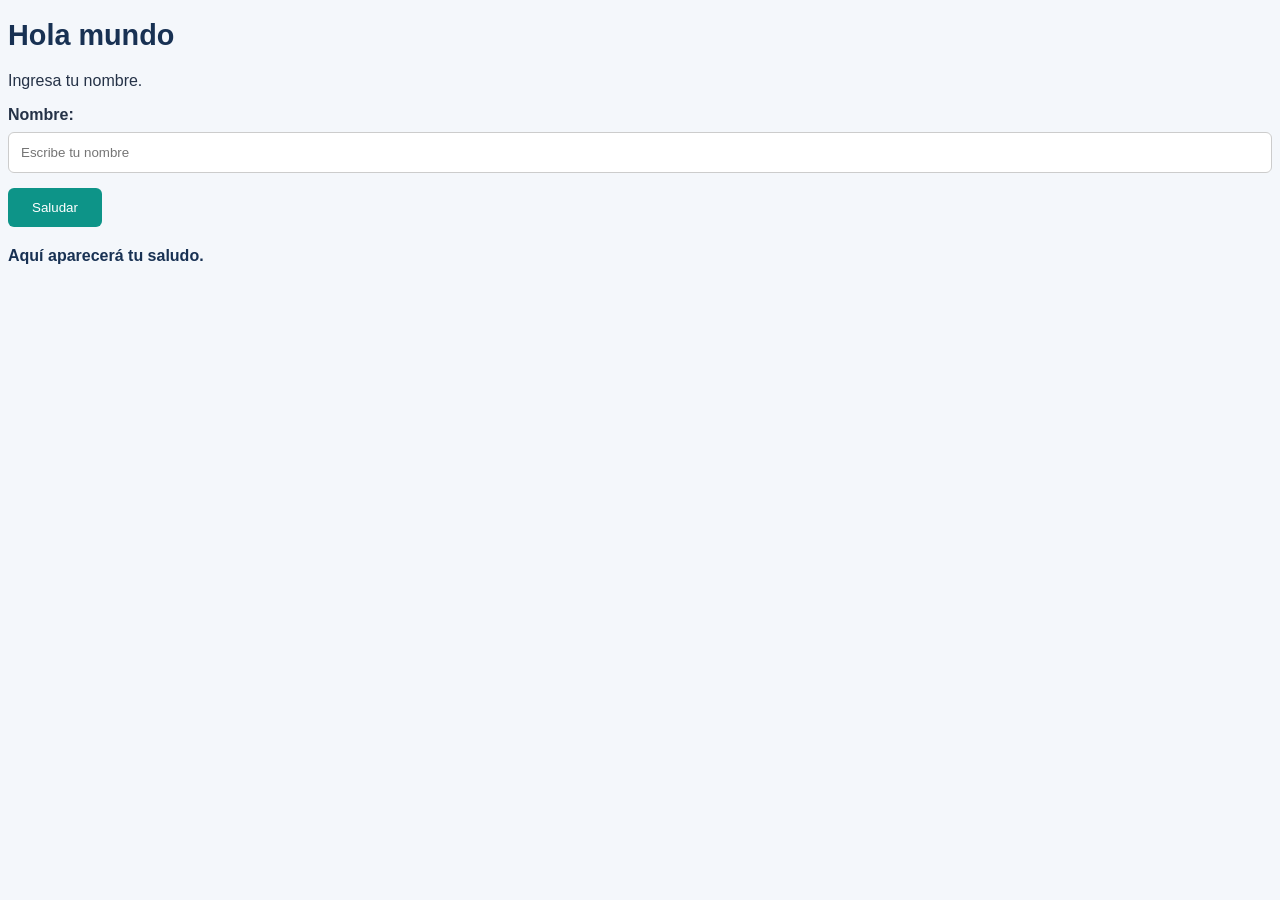
<file: retos/javaScript_dom/ejemplo.html>
<!DOCTYPE html>
<html lang="es">
<head>
    <meta charset="UTF-8">
    <meta name="viewport" content="width=device-wxidth, initial-scale=1.0">
    <script src="js/ap.js" defer></script> 
    <link rel="stylesheet" href="css/style.css">
    <title>Ejemplo Java Script</title>
</head>
<body>
    <h1>Hola mundo</h1>
    
     <p>Ingresa tu nombre.</p>

        <label for="nombre">Nombre:</label>
        <input type="text" id="nombre" placeholder="Escribe tu nombre">

        <button id="botonSaludar" type="button">Saludar</button>

        <p id="mensaje">Aquí aparecerá tu saludo.</p>
</body>
</file>
<file: css/estilos.css>
:root {
  --principal: #173150;
  --acento: #1764a2; /* Enlaces y etiquetas*/
  --verde: #2f8f6b;
  --texto: #2b3a4a;
  --suave: #5b6b7b;
  --fondo: #f4f7fb;
  --blanco: #fff;
  --borde: #dce6ed;
  --radio: 12px;
}

*, *::before, *::after { box-sizing: border-box; }
body {
  margin: 0;
  font-family: Arial, Helvetica, sans-serif;
  font-size: 16px;
  line-height: 1.6;
  color: var(--texto);
  background: var(--fondo);
}
a { color: var(--acento); text-decoration: none; }
a:hover { text-decoration: underline; }
.contenedor { width: min(1100px, 92%); margin-inline: auto; }

.encabezado { background: var(--blanco); border-bottom: 1px solid var(--borde); position: sticky; top: 0; }
.barra { display: flex; justify-content: space-between; align-items: center; flex-wrap: wrap; gap: 10px; padding: 14px 0; }
.marca { display: flex; align-items: center; gap: 10px; font-weight: bold; font-size: 1.15rem; color: var(--principal); }
.marca img { height: 40px; border-radius: 6px; }
.menu { display: flex; flex-wrap: wrap; gap: 6px; list-style: none; margin: 0; padding: 0; }
.menu a { display: block; padding: 8px 12px; border-radius: 8px; color: var(--principal); font-size: .95rem; }
.menu a:hover, .menu a.activo { background: var(--principal); color: var(--blanco); text-decoration: none; }

.portada { padding: 60px 0 36px; }
.etiqueta { color: var(--acento); font-size: .8rem; font-weight: bold; letter-spacing: 2px; text-transform: uppercase; }
h1 { color: var(--principal); font-size: clamp(2rem, 5vw, 3rem); line-height: 1.15; margin: 8px 0 16px; }
h1 span { color: var(--verde); }
h2 { color: var(--principal); margin-top: 0; }
.portada p { max-width: 680px; color: var(--suave); }

.rejilla { display: grid; grid-template-columns: repeat(auto-fit, minmax(240px, 1fr)); gap: 20px; margin-bottom: 24px; }
.tarjeta, .tabla-caja {
  background: var(--blanco);
  border: 1px solid var(--borde);
  border-radius: var(--radio);
  box-shadow: 0 4px 14px rgba(0, 0, 0, .08);
}
.tarjeta { padding: 22px; }
.tarjeta h3 { margin-top: 0; color: var(--principal); }
.tarjeta p { margin-bottom: 0; color: var(--suave); }

.tabla-caja { overflow-x: auto; margin-bottom: 24px; }
table { width: 100%; border-collapse: collapse; font-size: .92rem; }
th { background: var(--principal); color: var(--blanco); text-align: left; }
th, td { padding: 10px 14px; border-bottom: 1px solid var(--borde); vertical-align: top; }
tr:nth-child(even) td { background: var(--fondo); }

.aviso { background: var(--blanco); border-left: 5px solid var(--verde); border-radius: 8px; padding: 14px 18px; margin-bottom: 40px; }
.boton { display: inline-block; background: var(--blanco); color: var(--principal); padding: 12px 20px; border-radius: 8px; font-weight: bold; }
.boton:hover { background: var(--borde); text-decoration: none; }
.cta { display: flex; justify-content: space-between; align-items: center; flex-wrap: wrap; gap: 16px; background: var(--principal); border-radius: var(--radio); padding: 32px; margin-bottom: 40px; }
.cta h2 { color: var(--blanco); margin: 0; }

.pie { background: var(--blanco); border-top: 1px solid var(--borde); padding: 24px 4%; text-align: center; font-size: .9rem; color: var(--suave); }
</file>
<file: retos/javaScript_dom/css/estilos.css>
:root { --principal:#142a4d; --acento:#0d9488; --texto:#253247; --suave:#64748b; --fondo:#f5f8fc; --blanco:#fff; --borde:#dbe3ee; --radio:14px; }
*, *::before, *::after { box-sizing:border-box; }
html { scroll-behavior:smooth; }
body { margin:0; font-family:system-ui,-apple-system,BlinkMacSystemFont,"Segoe UI",sans-serif; background:var(--fondo); color:var(--texto); line-height:1.6; }
.contenedor { width:min(1100px,92%); margin-inline:auto; }
.cabecera { background:var(--principal); color:white; }
.cabecera-contenido { display:flex; align-items:center; justify-content:space-between; gap:1rem; min-height:72px; }
.marca { display:flex; gap:.65rem; align-items:center; font-weight:800; }
.marca-icono { display:grid; place-items:center; background:#e8b74f; color:#15243f; border-radius:7px; width:38px; height:38px; }
nav { display:flex; gap:1.3rem; } nav a { text-decoration:none; color:#e8f1ff; font-size:.93rem; } nav a:hover, nav a:focus-visible { color:#80e4d6; }
.hero { display:grid; grid-template-columns:1.35fr 1fr; align-items:center; gap:2rem; padding:4rem 0 2.5rem; }
.etiqueta { color:var(--acento); font-size:.75rem; font-weight:800; letter-spacing:.13em; text-transform:uppercase; }
h1 { font-size:clamp(2rem,4vw,3.1rem); line-height:1.14; color:var(--principal); margin:.5rem 0 1rem; }
h2 { font-size:clamp(1.6rem,3vw,2.1rem); color:var(--principal); margin:.3rem 0 .65rem; }
h3 { color:var(--principal); margin-top:0; }
.descripcion { color:var(--suave); max-width:60ch; } .saludo { font-weight:600; min-height:1.6em; }
.boton { border:0; border-radius:10px; padding:.8rem 1.15rem; font:inherit; font-weight:700; cursor:pointer; transition:transform .15s,background .15s; }
.boton:hover { transform:translateY(-1px); } .boton:focus-visible, input:focus-visible, select:focus-visible { outline:3px solid #88dacf; outline-offset:2px; }
.boton-principal { background:var(--principal); color:white; } .boton-principal:hover { background:#23436b; }
.boton-secundario { background:var(--acento); color:white; } .boton-secundario:hover { background:#087a70; }
.boton-texto { color:#ad3d3d; background:#fff3f3; margin-top:1.2rem; } .ancho-completo { width:100%; }
.panel-hero { background:#101f38; color:#e7f6ff; padding:1.5rem; border-radius:var(--radio); box-shadow:0 20px 45px #142a4d1d; }
.codigo-titulo { font-size:.85rem; color:#73cfcb; padding-bottom:.7rem; border-bottom:1px solid #43536a; margin-bottom:1.2rem; }
.panel-hero code { font-size:.93rem; line-height:1.9; } .punto-verde { color:#89ebcb; font-size:.8rem; margin-top:1.6rem; }
.bloque { padding:2rem 0 3rem; } .encabezado { display:flex; align-items:end; justify-content:space-between; gap:1rem; }
.contador { background:#e1f5f1; color:#086d64; padding:.4rem .9rem; border-radius:999px; white-space:nowrap; }
.grid-temas { display:grid; grid-template-columns:repeat(3,minmax(0,1fr)); gap:1rem; margin:1.4rem 0; }
.tarjeta, .tema { background:var(--blanco); border:1px solid var(--borde); border-radius:var(--radio); box-shadow:0 4px 16px #142a4d0a; }
.tema { padding:1.3rem; border-top:4px solid var(--acento); } .tema h3 { margin:0 0 .25rem; font-size:1.07rem; } .tema p { color:var(--suave); margin:.2rem 0 0; font-size:.92rem; }
.form-inline { max-width:600px; } label { display:block; font-weight:700; margin-bottom:.4rem; }
.fila { display:flex; gap:.6rem; } input,select { width:100%; border:1px solid #aebbc9; border-radius:9px; padding:.76rem .9rem; font:inherit; background:white; }
.ayuda,.nota { color:var(--suave); font-size:.8rem; } .dos-columnas { display:grid; grid-template-columns:1fr 1fr; gap:1.3rem; }
.formulario,.registro-panel { padding:1.5rem; } .campo { margin-bottom:1.1rem; } .error { color:#b91c1c; display:block; min-height:1.2rem; font-size:.83rem; padding-top:.15rem; }
.campo input.invalido,.campo select.invalido { border-color:#b91c1c; background:#fff9f9; }
.total-registros { display:flex; align-items:center; gap:1rem; padding:1rem 0; color:var(--suave); border-bottom:1px solid var(--borde); } .total-registros span:first-child { font-size:2.5rem; font-weight:800; color:var(--acento); }
.lista-participantes { padding:0; margin:1rem 0; list-style:none; } .lista-participantes li { padding:.85rem 0; border-bottom:1px solid var(--borde); }
.lista-participantes strong { display:block; } .lista-participantes span { display:block; color:var(--suave); font-size:.86rem; overflow-wrap:anywhere; } .vacio { color:var(--suave); }
.pie { background:var(--principal); color:#e7effa; padding:1.5rem 0; font-size:.85rem; margin-top:1rem; }
@media (max-width:760px) { .hero,.dos-columnas { grid-template-columns:1fr; } .grid-temas { grid-template-columns:repeat(2,minmax(0,1fr)); } .hero { padding-top:2.5rem; } }
@media (max-width:520px) { .cabecera-contenido { align-items:flex-start; flex-direction:column; padding:1rem 0; } nav { flex-wrap:wrap; } .grid-temas { grid-template-columns:1fr; } .fila,.encabezado { align-items:stretch; flex-direction:column; } }
</file>
<file: css/estilos2.css>
body {
    margin: 20px;
    font-family: Arial, sans-serif;
    background-color: #f4f7fb;
    color: #253247;
    text-align: left;
}

#tarjeta {
    width: 90%;
    max-width: 500px;
    margin: 20px 0;
    padding: 30px;
    background-color: white;
    border-radius: 12px;
    box-shadow: 0 4px 15px rgba(0, 0, 0, 0.1);
}       

button {
    padding: 10px 18px;
    border: none;
    border-radius: 8px;
    cursor: pointer;
}
</file>
<file: retos/javaScript_dom/css/style.css>
* {
    box-sizing: border-box;
}

body {
    margin: 30;
    font-family: Arial, sans-serif;
    background-color: #f4f7fb;
    color: #253247;
}

.contenedor {
    width: 90%;
    max-width: 500px;
    margin: 80px auto;
    padding: 30px;
    background-color: white;
    border-radius: 12px;
    box-shadow: 0 4px 15px rgba(0, 0, 0, 0.1);
}

h1 {
    color: #183153;
    font-size: 1.8rem;
}

label {
    display: block;
    margin-bottom: 8px;
    font-weight: bold;
}

input {
    width: 100%;
    padding: 12px;
    margin-bottom: 15px;
    border: 1px solid #ccc;
    border-radius: 6px;
}

button {
    padding: 12px 24px;
    background-color: #0d9488;
    color: white;
    border: none;
    border-radius: 6px;
    cursor: pointer;
}

button:hover {
    background-color: #0f766e;
}

#mensaje {
    margin-top: 20px;
    font-weight: bold;
    color: #183153;
}
</file>
